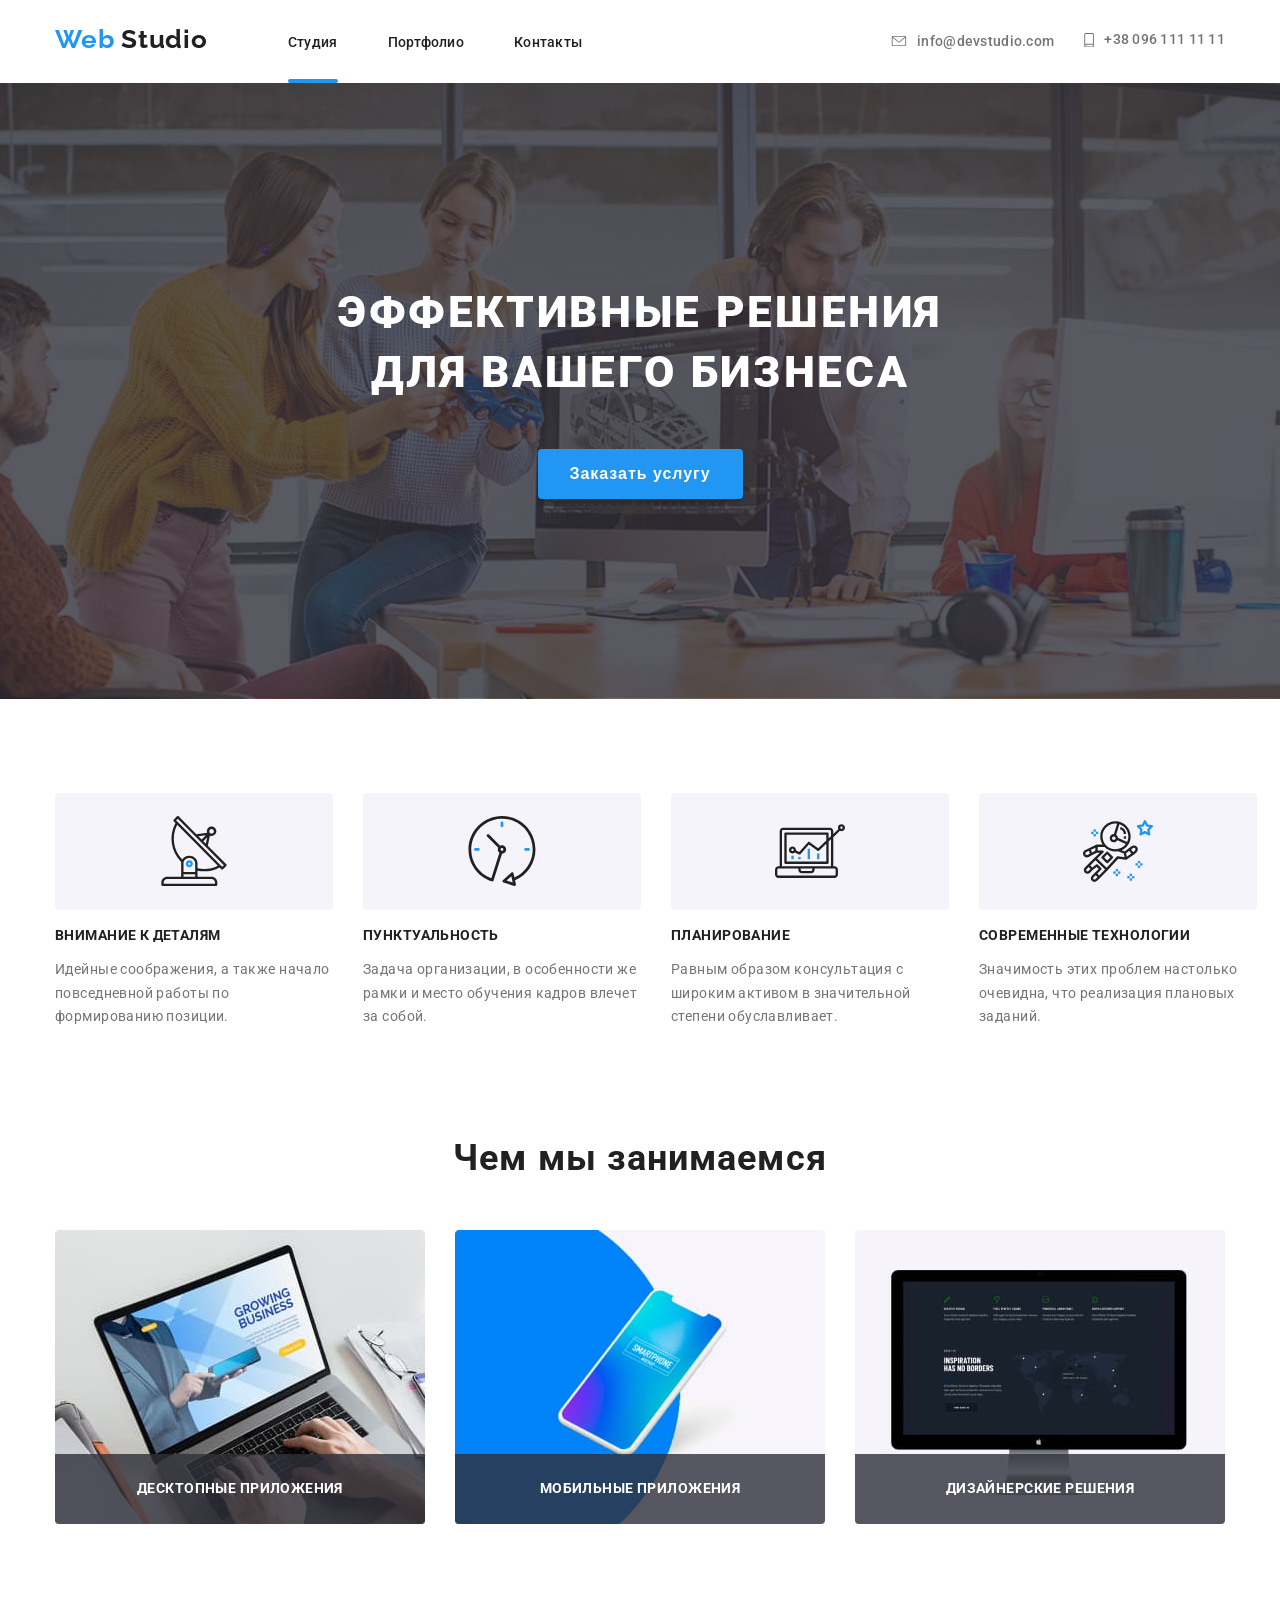
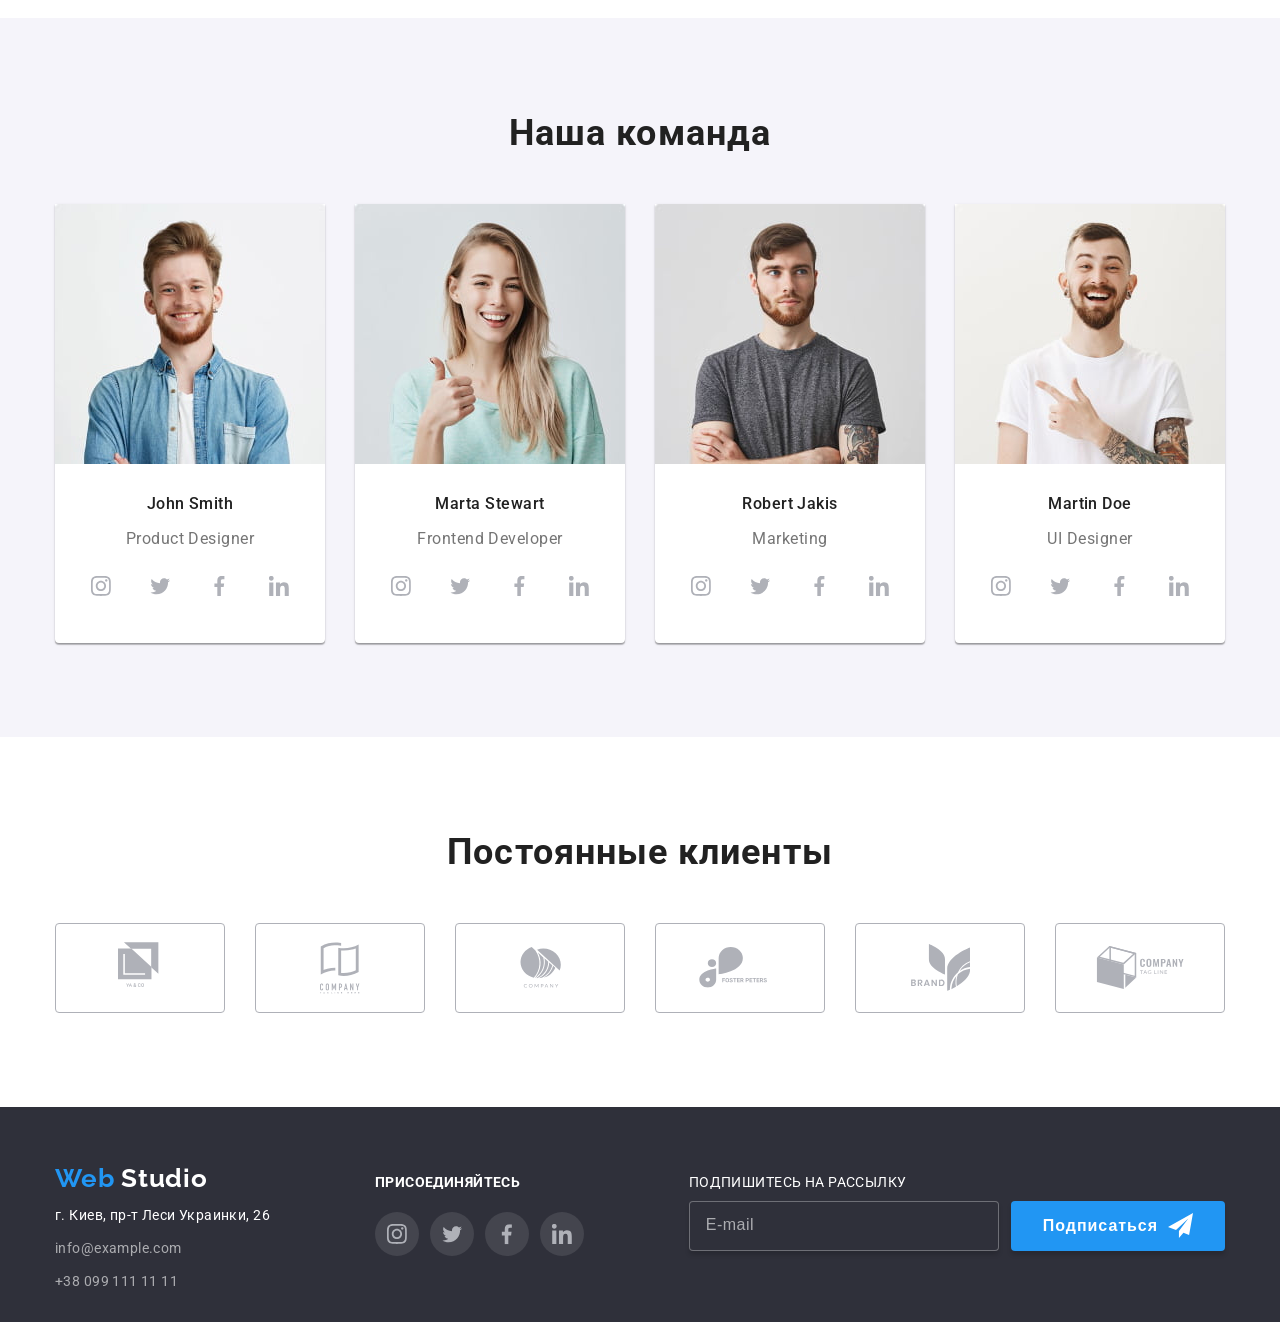
<file: index.html>
<!DOCTYPE html>
<html lang="ru">
  <head>
    <meta charset="UTF-8" />
    <meta name="viewport" content="width=device-width, initial-scale=1.0" />
    <link
      href="https://fonts.googleapis.com/css2?family=Raleway:wght@700&family=Roboto:wght@400;500;700;900&display=swap"
      rel="stylesheet"
    />
    <link rel="stylesheet" href="./css/main.min.css" />
    <title>Web studio</title>
  </head>
  <body>
    <!-- Шапка основной страницы -->
    <header class="header">
      <div class="header-container">
        <nav class="nav">
          <a href="./index.html" class="logo"
            ><span class="logo-blue">Web</span>
            <span class="logo-black">Studio</span></a
          >

          <ul class="site-nav ut-list">
            <li class="item">
              <a href="./index.html" class="nav-link link-accent active-page"
                >Студия</a
              >
            </li>
            <li class="item">
              <a href="./portflio.html" class="nav-link link-accent"
                >Портфолио</a
              >
            </li>
            <li class="item">
              <a href="" class="nav-link link-accent">Контакты</a>
            </li>
          </ul>
        </nav>
        <ul class="contact ut-list">
          <li class="item">
            <a href="mailto:info@devstudio.com" class="contact-link link-accent"
              ><svg class="icon-envelope" width="16" height="10.8">
                <use href="./images-web-studio/sprite.svg#icon-envelope"></use>
              </svg>
              <span>info@devstudio.com</span></a
            >
          </li>
          <li class="item">
            <a href="tel:+380961111111" class="contact-link link-accent"
              ><svg class="icon-smartphone" width="10" height="14.47">
                <use
                  href="./images-web-studio/sprite.svg#icon-smartphone"
                ></use>
              </svg>
              <span>+38 096 111 11 11</span></a
            >
          </li>
        </ul>
      </div>
    </header>

    <!-- Основной контейнер -->
    <main>
      <!-- Секция Герой -->
      <section class="hero-scn">
        <h1 class="hero-title">эффективные решения для вашего бизнеса</h1>
        <button class="button" data-open-modal>Заказать услугу</button>
      </section>

      <!-- Секция преимущества -->
      <section class="advantages">
        <h2 class="main-title is-hidden">Преимущества</h2>
        <ul class="advant-items ut-list container">
          <li class="item">
            <h3 class="advant-items-title">Внимание к деталям</h3>
            <p class="advantages-description">
              Идейные соображения, а также начало повседневной работы по
              формированию позиции.
            </p>
          </li>
          <li class="item">
            <h3 class="advant-items-title">Пунктуальность</h3>
            <p class="advantages-description">
              Задача организации, в особенности же рамки и место обучения кадров
              влечет за собой.
            </p>
          </li>
          <li class="item">
            <h3 class="advant-items-title">Планирование</h3>
            <p class="advantages-description">
              Равным образом консультация с широким активом в значительной
              степени обуславливает.
            </p>
          </li>
          <li class="item">
            <h3 class="advant-items-title">Современные технологии</h3>
            <p class="advantages-description">
              Значимость этих проблем настолько очевидна, что реализация
              плановых заданий.
            </p>
          </li>
        </ul>
      </section>

      <!-- Секция занятий -->
      <section class="occupations">
        <h2 class="main-title">Чем мы занимаемся</h2>
        <ul class="occupations-list ut-list container">
          <li class="item">
            <a href="" class="ut-link"></a>
              <img
                src="./images-web-studio/Десктопные-приложения.jpg"
                alt="ноутбук на столе"
                width="370"
                height="294"
              />
              <h3 class="occupations-items-caption">Десктопные приложения</h3>
            </a>
          </li>
          <li class="item">
            <a href="" class="ut-link">
              <img
                src="./images-web-studio/Мобильные-приложения.jpg"
                alt="смартфон"
                width="370"
                height="294"
              />
              <h3 class="occupations-items-caption">Мобильные приложения</h3>
            </a>
          </li>
          <li class="item">
            <a href="" class="ut-link">
              <img
                src="./images-web-studio/Дизайнерские-решения.jpg"
                alt="моноблок"
                width="370"
                height="294"
              />
              <h3 class="occupations-items-caption">Дизайнерские решения</h3>
            </a>
          </li>
        </ul>
      </section>

      <!-- Наша команда -->
      <section class="our-team-saction">
        <h2 class="main-title">Наша команда</h2>
        <ul class="team-cards ut-list container">
          <li class="team-cards-item">
            <img
              src="./images-web-studio/John-Smith.jpg"
              alt="фото Джона Смита"
              width="270"
              height="260"
            />
            <h3 class="card-title">John Smith</h3>
            <p class="position">Product Designer</p>
            <ul class="social-networks ut-list">
              <li>
                <a href="" class="icon" aria-label="Instagram">
                  <svg class="instagram" width="44" height="44">
                    <use
                      href="./images-web-studio/sprite.svg#icon-Instagram"
                      width="20"
                      height="20"
                      x="27%"
                      y="27%"
                    ></use>
                  </svg>
                </a>
              </li>
              <li>
                <a href="" class="icon" aria-label="Twitter">
                  <svg class="twitter" width="44" height="44">
                    <use
                      href="./images-web-studio/sprite.svg#icon-twitter"
                      width="20"
                      height="20"
                      x="28%"
                      y="28%"
                    ></use>
                  </svg>
                </a>
              </li>
              <li>
                <a href="" class="icon" aria-label="Facebook">
                  <svg class="facebook" width="44" height="44">
                    <use
                      href="./images-web-studio/sprite.svg#icon-facebook"
                      width="20"
                      height="20"
                      x="27%"
                      y="27%"
                    ></use>
                  </svg>
                </a>
              </li>
              <li>
                <a href="" class="icon" aria-label="LinkedIn">
                  <svg class="Linkedin" width="44" height="44">
                    <use
                      href="./images-web-studio/sprite.svg#icon-LinkedIn"
                      width="20"
                      height="20"
                      x="27%"
                      y="27%"
                    ></use>
                  </svg>
                </a>
              </li>
            </ul>
          </li>
          <li class="team-cards-item">
            <img
              src="./images-web-studio/Marta-Stewart.jpg"
              alt="фото Марты Стюарт"
              width="270"
              height="260"
            />
            <h3 class="card-title">Marta Stewart</h3>
            <p class="position">Frontend Developer</p>
            <ul class="social-networks ut-list">
              <li>
                <a href="" class="icon" aria-label="Instagram">
                  <svg class="instagram" width="44" height="44">
                    <use
                      href="./images-web-studio/sprite.svg#icon-Instagram"
                      width="20"
                      height="20"
                      x="27%"
                      y="27%"
                    ></use>
                  </svg>
                </a>
              </li>
              <li>
                <a href="" class="icon" aria-label="Twitter">
                  <svg class="twitter" width="44" height="44">
                    <use
                      href="./images-web-studio/sprite.svg#icon-twitter"
                      width="20"
                      height="20"
                      x="28%"
                      y="28%"
                    ></use>
                  </svg>
                </a>
              </li>
              <li>
                <a href="" class="icon" aria-label="Facebook">
                  <svg class="facebook" width="44" height="44">
                    <use
                      href="./images-web-studio/sprite.svg#icon-facebook"
                      width="20"
                      height="20"
                      x="27%"
                      y="27%"
                    ></use>
                  </svg>
                </a>
              </li>
              <li>
                <a href="" class="icon" aria-label="LinkedIn">
                  <svg class="Linkedin" width="44" height="44">
                    <use
                      href="./images-web-studio/sprite.svg#icon-LinkedIn"
                      width="20"
                      height="20"
                      x="27%"
                      y="27%"
                    ></use>
                  </svg>
                </a>
              </li>
            </ul>
          </li>

          <li class="team-cards-item">
            <img
              src="./images-web-studio/Robert-Jakis.jpg"
              alt="фото Роберта Джекиса"
              width="270"
              height="260"
            />
            <h3 class="card-title">Robert Jakis</h3>
            <p class="position">Marketing</p>
            <ul class="social-networks ut-list">
              <li>
                <a href="" class="icon" aria-label="Instagram">
                  <svg class="instagram" width="44" height="44">
                    <use
                      href="./images-web-studio/sprite.svg#icon-Instagram"
                      width="20"
                      height="20"
                      x="27%"
                      y="27%"
                    ></use>
                  </svg>
                </a>
              </li>
              <li>
                <a href="" class="icon" aria-label="Twitter">
                  <svg class="twitter" width="44" height="44">
                    <use
                      href="./images-web-studio/sprite.svg#icon-twitter"
                      width="20"
                      height="20"
                      x="28%"
                      y="28%"
                    ></use>
                  </svg>
                </a>
              </li>
              <li>
                <a href="" class="icon" aria-label="Facebook">
                  <svg class="facebook" width="44" height="44">
                    <use
                      href="./images-web-studio/sprite.svg#icon-facebook"
                      width="20"
                      height="20"
                      x="27%"
                      y="27%"
                    ></use>
                  </svg>
                </a>
              </li>
              <li>
                <a href="" class="icon" aria-label="LinkedIn">
                  <svg class="Linkedin" width="44" height="44">
                    <use
                      href="./images-web-studio/sprite.svg#icon-LinkedIn"
                      width="20"
                      height="20"
                      x="27%"
                      y="27%"
                    ></use>
                  </svg>
                </a>
              </li>
            </ul>
          </li>
          <li class="team-cards-item">
            <img
              src="./images-web-studio/Martin-Doe.jpg"
              alt="фото Мартина Ду"
              width="270"
              height="260"
            />
            <h3 class="card-title">Martin Doe</h3>
            <p class="position">UI Designer</p>
            <ul class="social-networks ut-list">
              <li>
                <a href="" class="icon" aria-label="Instagram">
                  <svg class="instagram" width="44" height="44">
                    <use
                      href="./images-web-studio/sprite.svg#icon-Instagram"
                      width="20"
                      height="20"
                      x="27%"
                      y="27%"
                    ></use>
                  </svg>
                </a>
              </li>
              <li>
                <a href="" class="icon" aria-label="Twitter">
                  <svg class="twitter" width="44" height="44">
                    <use
                      href="./images-web-studio/sprite.svg#icon-twitter"
                      width="20"
                      height="20"
                      x="28%"
                      y="28%"
                    ></use>
                  </svg>
                </a>
              </li>
              <li>
                <a href="" class="icon" aria-label="Facebook">
                  <svg class="facebook" width="44" height="44">
                    <use
                      href="./images-web-studio/sprite.svg#icon-facebook"
                      width="20"
                      height="20"
                      x="27%"
                      y="27%"
                    ></use>
                  </svg>
                </a>
              </li>
              <li>
                <a href="" class="icon" aria-label="LinkedIn">
                  <svg class="Linkedin" width="44" height="44">
                    <use
                      href="./images-web-studio/sprite.svg#icon-LinkedIn"
                      width="20"
                      height="20"
                      x="27%"
                      y="27%"
                    ></use>
                  </svg>
                </a>
              </li>
            </ul>
          </li>
        </ul>
      </section>

      <!-- Секция постоянные клиенты -->
      <section class="clients">
        <h2 class="main-title">Постоянные клиенты</h2>
        <ul class="clients-list ut-list container">
          <li class="client-item">
            <a href="" aria-label="Логотип компании 1" class="client-link">
              <div class="logo-wrap">
                <svg class="clients-logo" width="44.3" height="47.7">
                  <use
                    href="./images-web-studio/sprite.svg#icon-logo-1"
                    width="44.3"
                    height="47.7"
                  ></use>
                </svg>
              </div>
            </a>
          </li>
          <li class="client-item">
            <a href="" aria-label="Логотип компании 2" class="client-link">
              <svg class="clients-logo" width="40" height="52">
                <use href="./images-web-studio/sprite.svg#icon-logo-2"></use>
              </svg>
            </a>
          </li>
          <li class="client-item">
            <a href="" aria-label="Логотип компании 3" class="client-link">
              <svg class="clients-logo" width="41" height="41.3">
                <use href="./images-web-studio/sprite.svg#icon-logo-3"></use>
              </svg>
            </a>
          </li>
          <li class="client-item">
            <a href="" aria-label="Логотип компании 4" class="client-link">
              <svg class="clients-logo" width="82" height="40.7">
                <use href="./images-web-studio/sprite.svg#icon-logo-4"></use>
              </svg>
            </a>
          </li>
          <li class="client-item">
            <a href="" aria-label="Логотип компании 5" class="client-link">
              <svg class="clients-logo" width="59" height="47">
                <use href="./images-web-studio/sprite.svg#icon-logo-5"></use>
              </svg>
            </a>
          </li>
          <li class="client-item">
            <a href="" aria-label="Логотип компании 6" class="client-link">
              <svg class="clients-logo" width="88.5" height="44">
                <use href="./images-web-studio/sprite.svg#icon-logo-6"></use>
              </svg>
            </a>
          </li>
        </ul>
      </section>
    </main>

    <!-- Подвал -->
    <footer class="footer">
      <div class="footer-container">
        <div class="footer-contacts-cntr">
          <a href="./index.html" class="logo"
            ><span class="logo-blue">Web</span>
            <span class="logo-white">Studio</span></a
          >
          <address class="footer-contacts">
            <p class="footer-address">г. Киев, пр-т Леси Украинки, 26</p>
            <p class="footer-mail">info@example.com</p>
            <p class="footer-number">+38 099 111 11 11</p>
          </address>
        </div>
        <div class="footer-call-container">
          <b class="footer-call">присоединяйтесь</b>
          <ul class="social-networks ut-list">
            <li>
              <a href="" class="footer-icon" aria-label="Instagram">
                <svg class="instagram" width="44" height="44">
                  <use
                    href="./images-web-studio/sprite.svg#icon-Instagram"
                    width="20"
                    height="20"
                    x="27%"
                    y="27%"
                  ></use>
                </svg>
              </a>
            </li>
            <li>
              <a href="" class="footer-icon" aria-label="Twitter">
                <svg class="twitter" width="44" height="44">
                  <use
                    href="./images-web-studio/sprite.svg#icon-twitter"
                    width="20"
                    height="20"
                    x="28%"
                    y="28%"
                  ></use>
                </svg>
              </a>
            </li>
            <li>
              <a href="" class="footer-icon" aria-label="Facebook">
                <svg class="facebook" width="44" height="44">
                  <use
                    href="./images-web-studio/sprite.svg#icon-facebook"
                    width="20"
                    height="20"
                    x="28%"
                    y="28%"
                  ></use>
                </svg>
              </a>
            </li>
            <li>
              <a href="" class="footer-icon" aria-label="LinkedIn">
                <svg class="Linkedin" width="44" height="44">
                  <use
                    href="./images-web-studio/sprite.svg#icon-LinkedIn"
                    width="20"
                    height="20"
                    x="27%"
                    y="27%"
                  ></use>
                </svg>
              </a>
            </li>
          </ul>
        </div>
        <div class="mailling-container">
          <label class="mailling-label" for="mailling-form">Подпишитесь на рассылку</label>
          <div class="mailling-form-wrap">
            <input class="mailling-form" type="email" name="email" id="mailling-form" placeholder="E-mail">
            <button class="button mailling-button">
              Подписаться
              <svg class="icon-send" width="25" height="25">
                <use href="./images-web-studio/sprite.svg#icon-send"></use>
              </svg>
            </button>
          </div>
        </div>
      </div>
    </footer>

    <!---------------------------- Модальное окно -------------------------------------------->
    <div class="backdrop is-hidden" data-backdrop>
      <form action="" class="form">
        <b class="form-heading">Оставьте свои данные, мы вам перезвоним</b>
    
        <div class="input-wrap">
          <input class="form-input" type="text" id="name" name="name" placeholder=" ">
          <label for="name" class="input-label">Имя</label>
          <svg class="icon-input" width="12" height="12">
            <use href="./images-web-studio/sprite.svg#icon-name"></use>
          </svg>
        </div>
    
        <div class="input-wrap">
          <input class="form-input" type="text" id="tel" name="tel" placeholder=" ">
          <label for="tel" class="input-label">Телефон</label>
          <svg class="icon-input" width="12" height="12">
            <use href="./images-web-studio/sprite.svg#icon-tel"></use>
          </svg>
        </div>
    
        <div class="input-wrap">
          <input class="form-input" type="text" id="mail" name="mail" placeholder=" ">
          <label for="mail" class="input-label">Почта</label>
          <svg class="icon-input" width="12" height="12">
            <use href="./images-web-studio/sprite.svg#icon-mail"></use>
          </svg>
        </div>
    
        <textarea class="feedback" name="feedback" id="feedback" cols="30" rows="10" placeholder="Комметарий"></textarea>
    
        <div class="form-agreement">
          <label for="agreement">
            <input class="checkbox" type="checkbox" name="agreement" id="agreement">
            <svg class="checkbox-icon" width="15" height="15">
              <use href="./images-web-studio/sprite.svg#icon-chekbox"></use>
            </svg>
            <span>
              Согласен с рассылкой и принимаю <a href="">Условия договора</a>
            </span>
          </label>
        </div>
    
        <button type="submit" class="button">Отправить</button>
    
        <button type="" class="closing-button" data-close-modal>
          <svg class="closing-icon" width="11" height="11">
            <use href="./images-web-studio/sprite.svg#closing-icon"></use>
          </svg>
        </button>
      </form>
    </div>
    <!-- <script src="./js/modal.js"></script> -->
    <script>
      const refs = {
        openModalBtn: document.querySelector("[data-open-modal]"),
        closeModalBtn: document.querySelector("[data-close-modal]"),
        backdrop: document.querySelector("[data-backdrop]"),
      };

      refs.openModalBtn.addEventListener("click", toggleModal);
      refs.closeModalBtn.addEventListener("click", toggleModal);

      refs.backdrop.addEventListener("click", logBackdropClick);

      function toggleModal() {
        refs.backdrop.classList.toggle("is-hidden");
      }

      function logBackdropClick() {
        console.log("Это клик в бекдроп");
      }
    </script>
  </body>
</html>
</file>
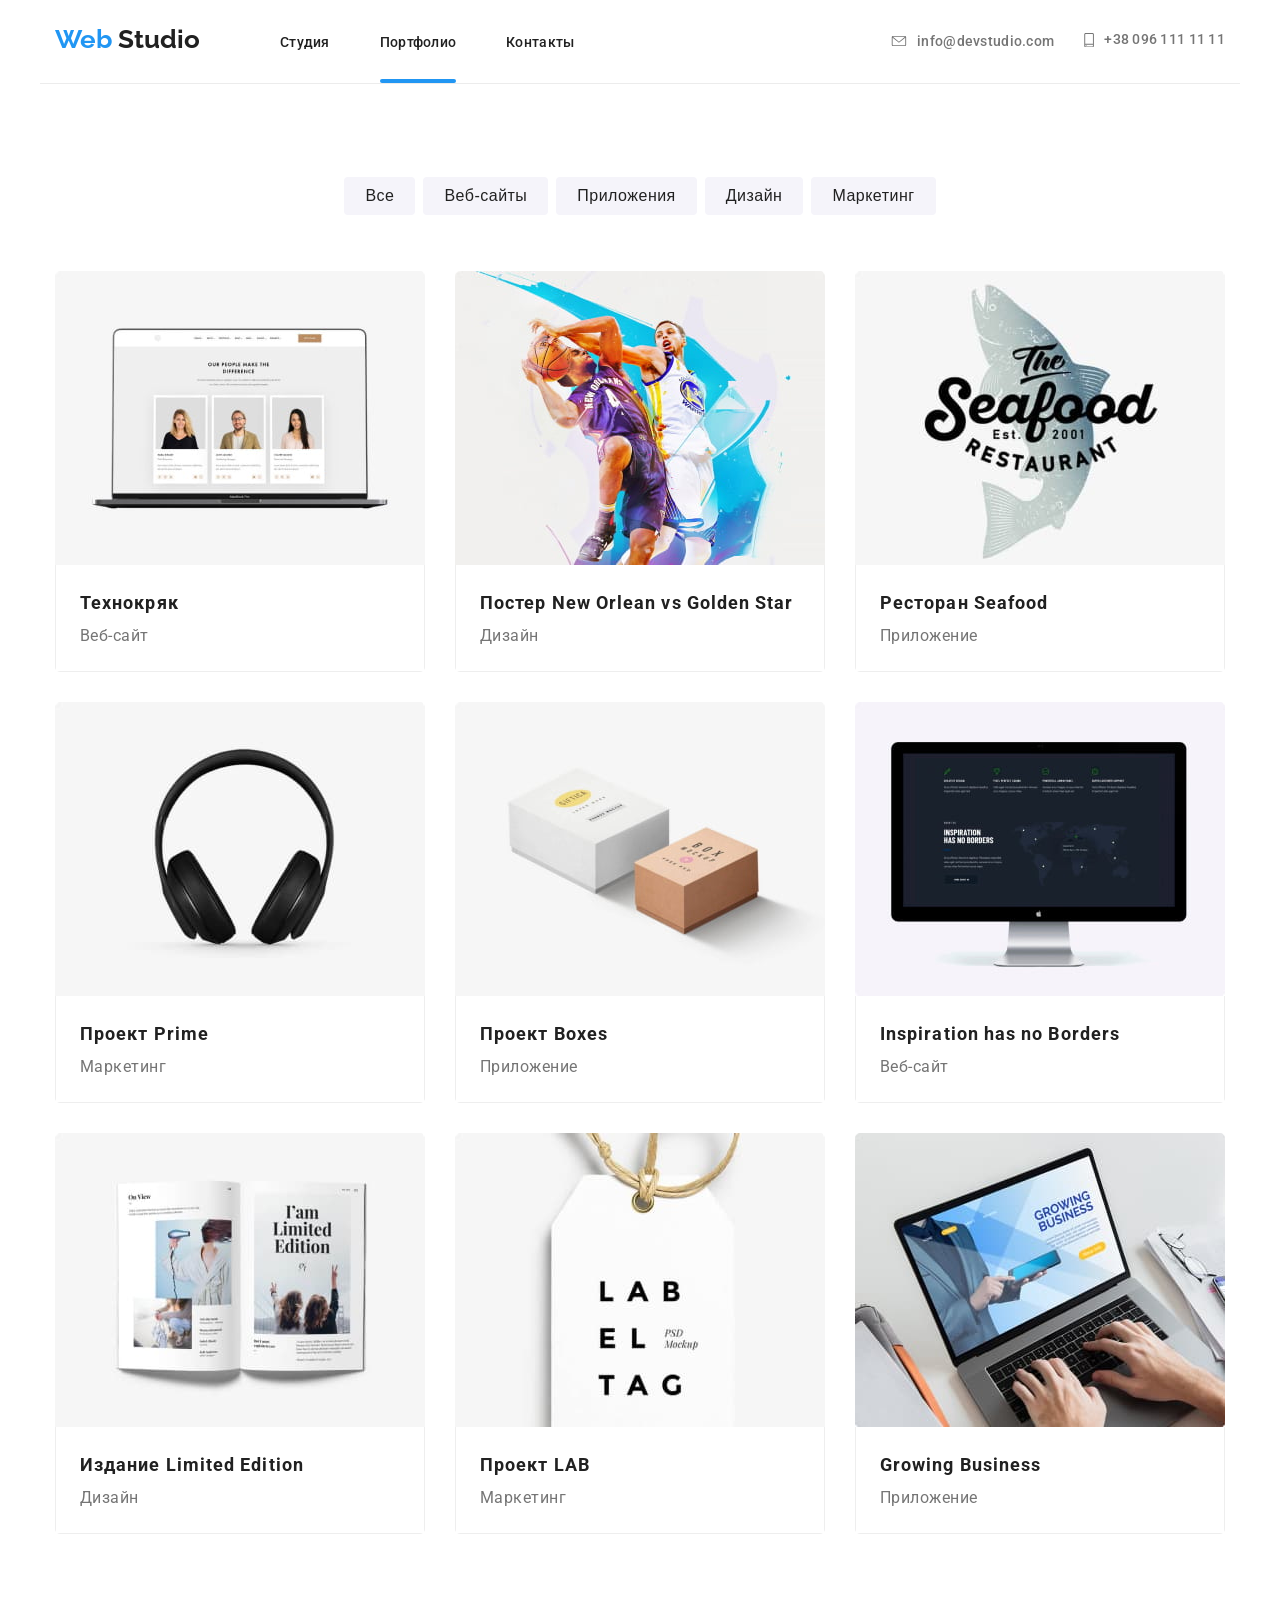
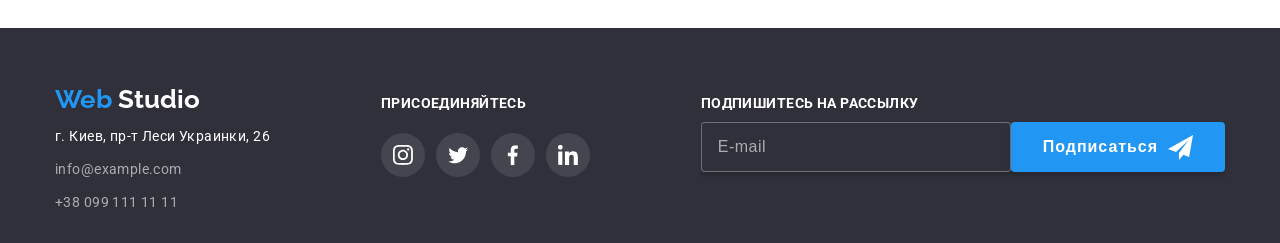
<file: portflio.html>
<!DOCTYPE html>
<html lang="ru">
  <head>
    <meta charset="UTF-8" />
    <meta name="viewport" content="width=device-width, initial-scale=1.0" />
    <link
      href="https://fonts.googleapis.com/css2?family=Raleway:wght@700&family=Roboto:wght@400;500;700;900&display=swap"
      rel="stylesheet"
    />
    <link rel="stylesheet" href="./css/main-portfolio.min.css" />

    <title>Portfolio</title>
  </head>
  <body>
    <!-- Шапка -->
    <header class="header">
      <div class="header-container header-underline">
        <nav class="nav">
          <a href="./index.html" class="logo"
            ><span class="logo-blue">Web</span>
            <span class="logo-black">Studio</span></a
          >

          <ul class="site-nav ut-list">
            <li class="item">
              <a href="./index.html" class="nav-link link-accent">Студия</a>
            </li>
            <li class="item">
              <a href="./portflio.html" class="nav-link link-accent active-page"
                >Портфолио</a
              >
            </li>
            <li class="item">
              <a href="" class="nav-link link-accent">Контакты</a>
            </li>
          </ul>
        </nav>
        <ul class="contact ut-list">
          <li class="item">
            <a href="mailto:info@devstudio.com" class="contact-link link-accent"
              ><svg class="icon-envelope" width="16" height="10.8">
                <use href="./images-web-studio/sprite.svg#icon-envelope"></use>
              </svg>
              <span>info@devstudio.com</span></a
            >
          </li>
          <li class="item">
            <a href="tel:+380961111111" class="contact-link link-accent"
              ><svg class="icon-smartphone" width="10" height="14.47">
                <use
                  href="./images-web-studio/sprite.svg#icon-smartphone"
                ></use>
              </svg>
              <span>+38 096 111 11 11</span></a
            >
          </li>
        </ul>
      </div>
    </header>

    <!-- Основной контейнер -->
    <main class="portfolio-main">
      <section>
        <h1 class="subject is-hidden">Примеры работ</h1>
        <ul class="filter-list ut-list">
          <li class="item">
            <button type="button" class="filter">Все</button>
          </li>
          <li class="item">
            <button type="button" class="filter">Веб-сайты</button>
          </li>
          <li class="item">
            <button type="button" class="filter">Приложения</button>
          </li>
          <li class="item">
            <button type="button" class="filter">Дизайн</button>
          </li>
          <li class="item">
            <button type="button" class="filter">Маркетинг</button>
          </li>
        </ul>
        <ul class="work-examples-list ut-list">
          <li class="work-examples-card">
            <a href="" class="ut-link"
              ><div class="content-img">
                <img
                  src="./images-portfolio/Tehnockryak.jpg"
                  alt="ноутбук с трёмя фотокарточками"
                  width="370"
                  height="294"
                />
                <p class="description">
                  Технокряк это современная площадка распространения
                  коронавируса. Компании используют эту платформу для цифрового
                  шпионажа и атак на защищённые сервера конкурентов.
                </p>
              </div>
              <div class="card-content">
                <h2 class="subject">Технокряк</h2>
                <p class="caption">Веб-сайт</p>
              </div>
            </a>
          </li>
          <li class="work-examples-card">
            <a href="" class="ut-link"
              ><div class="content-img">
                <img
                  src="./images-portfolio/orlean-vs-golden-stars.jpg"
                  alt="два баскетболиста"
                  width="370"
                  height="294"
                />
                <p class="description">
                  Технокряк это современная площадка распространения
                  коронавируса. Компании используют эту платформу для цифрового
                  шпионажа и атак на защищённые сервера конкурентов.
                </p>
              </div>
              <div class="card-content">
                <h2 class="subject change-fs">
                  Постер New Orlean vs Golden Star
                </h2>
                <p class="caption">Дизайн</p>
              </div>
            </a>
          </li>
          <li class="work-examples-card">
            <a href="" class="ut-link"
              ><div class="content-img">
                <img
                  src="./images-portfolio/restoran-seafood.jpg"
                  alt="морепродукт"
                  width="370"
                  height="294"
                />
                <p class="description">
                  Технокряк это современная площадка распространения
                  коронавируса. Компании используют эту платформу для цифрового
                  шпионажа и атак на защищённые сервера конкурентов.
                </p>
              </div>
              <div class="card-content">
                <h2 class="subject">Ресторан Seafood</h2>
                <p class="caption">Приложение</p>
              </div>
            </a>
          </li>
          <li class="work-examples-card">
            <a href="" class="ut-link"
              ><div class="content-img">
                <img
                  src="./images-portfolio/project-prime.jpg"
                  alt="наушники"
                  width="370"
                  height="294"
                />
                <p class="description">
                  Технокряк это современная площадка распространения
                  коронавируса. Компании используют эту платформу для цифрового
                  шпионажа и атак на защищённые сервера конкурентов.
                </p>
              </div>
              <div class="card-content">
                <h2 class="subject">Проект Prime</h2>
                <p class="caption">Маркетинг</p>
              </div>
            </a>
          </li>
          <li class="work-examples-card">
            <a href="" class="ut-link"
              ><div class="content-img">
                <img
                  src="./images-portfolio/project-boxes.jpg"
                  alt="две коробки"
                  width="370"
                  height="294"
                />
                <p class="description">
                  Технокряк это современная площадка распространения
                  коронавируса. Компании используют эту платформу для цифрового
                  шпионажа и атак на защищённые сервера конкурентов.
                </p>
              </div>
              <div class="card-content">
                <h2 class="subject">Проект Boxes</h2>
                <p class="caption">Приложение</p>
              </div>
            </a>
          </li>
          <li class="work-examples-card">
            <a href="" class="ut-link"
              ><div class="content-img">
                <img
                  src="./images-portfolio/inspiration-has-no-borders.jpg"
                  alt="моноблок"
                  width="370"
                  height="294"
                />
                <p class="description">
                  Технокряк это современная площадка распространения
                  коронавируса. Компании используют эту платформу для цифрового
                  шпионажа и атак на защищённые сервера конкурентов.
                </p>
              </div>
              <div class="card-content">
                <h2 class="subject">Inspiration has no Borders</h2>
                <p class="caption">Веб-сайт</p>
              </div>
            </a>
          </li>
          <li class="work-examples-card">
            <a href="" class="ut-link"
              ><div class="content-img">
                <img
                  src="./images-portfolio/publication-limited-edition.jpg"
                  alt="журнал"
                  width="370"
                  height="294"
                />
                <p class="description">
                  Технокряк это современная площадка распространения
                  коронавируса. Компании используют эту платформу для цифрового
                  шпионажа и атак на защищённые сервера конкурентов.
                </p>
              </div>
              <div class="card-content">
                <h2 class="subject">Издание Limited Edition</h2>
                <p class="caption">Дизайн</p>
              </div>
            </a>
          </li>
          <li class="work-examples-card">
            <a href="" class="ut-link"
              ><div class="content-img">
                <img
                  src="./images-portfolio/project-lab.jpg"
                  alt="бирка на веревочке"
                  width="370"
                  height="294"
                />
                <p class="description">
                  Технокряк это современная площадка распространения
                  коронавируса. Компании используют эту платформу для цифрового
                  шпионажа и атак на защищённые сервера конкурентов.
                </p>
              </div>
              <div class="card-content">
                <h2 class="subject">Проект LAB</h2>
                <p class="caption">Маркетинг</p>
              </div>
            </a>
          </li>
          <li class="work-examples-card">
            <a href="" class="ut-link"
              ><div class="content-img">
                <img
                  src="./images-portfolio/groving-business.jpg"
                  alt="руки набирают текст на ноутбуке"
                  width="370"
                  height="294"
                />
                <p class="description">
                  Технокряк это современная площадка распространения
                  коронавируса. Компании используют эту платформу для цифрового
                  шпионажа и атак на защищённые сервера конкурентов.
                </p>
              </div>
              <div class="card-content">
                <h2 class="subject">Growing Business</h2>
                <p class="caption">Приложение</p>
              </div>
            </a>
          </li>
        </ul>
      </section>
    </main>

    <!-- Подвал -->
    <footer class="footer">
      <div class="footer-container">
        <div class="footer-contacts-cntr">
          <a href="./index.html" class="logo"
            ><span class="logo-blue">Web</span>
            <span class="logo-white">Studio</span></a
          >
          <address class="footer-contacts">
            <p class="footer-address">г. Киев, пр-т Леси Украинки, 26</p>
            <p class="footer-mail">info@example.com</p>
            <p class="footer-number">+38 099 111 11 11</p>
          </address>
        </div>
        <div class="footer-call-container">
          <b class="footer-call">присоединяйтесь</b>
          <ul class="social-networks ut-list">
            <li>
              <a href="" class="footer-icon" aria-label="Instagram">
                <svg class="instagram" width="44" height="44">
                  <use
                    href="./images-web-studio/sprite.svg#icon-Instagram"
                    width="20"
                    height="20"
                    x="27%"
                    y="27%"
                  ></use>
                </svg>
              </a>
            </li>
            <li>
              <a href="" class="footer-icon" aria-label="Twitter">
                <svg class="twitter" width="44" height="44">
                  <use
                    href="./images-web-studio/sprite.svg#icon-twitter"
                    width="20"
                    height="20"
                    x="28%"
                    y="28%"
                  ></use>
                </svg>
              </a>
            </li>
            <li>
              <a href="" class="footer-icon" aria-label="Facebook">
                <svg class="facebook" width="44" height="44">
                  <use
                    href="./images-web-studio/sprite.svg#icon-facebook"
                    width="20"
                    height="20"
                    x="28%"
                    y="28%"
                  ></use>
                </svg>
              </a>
            </li>
            <li>
              <a href="" class="footer-icon" aria-label="LinkedIn">
                <svg class="Linkedin" width="44" height="44">
                  <use
                    href="./images-web-studio/sprite.svg#icon-LinkedIn"
                    width="20"
                    height="20"
                    x="27%"
                    y="27%"
                  ></use>
                </svg>
              </a>
            </li>
          </ul>
        </div>
        <div class="mailling-container">
          <label class="mailling-label" for="mailling-form"
            >Подпишитесь на рассылку</label
          >
          <div class="mailling-form-wrap">
            <input
              class="mailling-form"
              type="email"
              name="email"
              id="mailling-form"
              placeholder="E-mail"
            />
            <button class="button mailling-button">
              Подписаться
              <svg class="icon-send" width="25" height="25">
                <use href="./images-web-studio/sprite.svg#icon-send"></use>
              </svg>
            </button>
          </div>
        </div>
      </div>
    </footer>
  </body>
</html>
</file>
<file: css/main.min.css>
.ut-list{display:-webkit-box;display:-ms-flexbox;display:flex;margin:0;padding:0;list-style:none}.ut-link{text-decoration:none}.container{margin-left:auto;margin-right:auto;width:1200px;padding-left:15px;padding-right:15px}.main-title{width:1200px;text-align:center;margin-top:0;margin-bottom:50px;margin-left:auto;margin-right:auto;color:#212121;font-weight:700;font-size:36px;line-height:1.17;letter-spacing:0.03em}.active-page::after{content:"";position:absolute;bottom:0;display:block;background-color:#2196f3;border-radius:2px;width:100%;height:4px}.header-underline{border-bottom:1px solid #ececec}.is-hidden{position:absolute;width:1px;height:1px;margin:-1px;border:0px;padding:0px;clip:rect(0 0 0 0);overflow:hidden}.link-accent:hover,.link-accent:focus{color:#2196f3}html{-webkit-box-sizing:border-box;box-sizing:border-box}*,*::before,*::after{-webkit-box-sizing:inherit;box-sizing:inherit}body{color:#212121;background-color:#fff;font-family:"Roboto", sans-serif;margin:0}img{display:block}.logo{display:inline-block;padding-top:24px;padding-bottom:25px;text-decoration:none;font-family:"Raleway", sans-serif;font-weight:700;font-size:26px;line-height:1.19;letter-spacing:.03em}.logo-blue{color:#2196f3}.logo-black{color:#212121}.header{margin-left:auto;margin-right:auto}.header-container{display:-webkit-box;display:-ms-flexbox;display:flex;-webkit-box-align:center;-ms-flex-align:center;align-items:center;margin-left:auto;margin-right:auto;width:1200px;padding-right:15px;padding-left:15px}.header-underline{border-bottom:1px solid #ececec}.nav{display:-webkit-box;display:-ms-flexbox;display:flex}.site-nav{margin-left:80px}.site-nav .item:not(:first-child){margin-left:50px}.site-nav>.item{position:relative;padding-top:32px;padding-bottom:32px}.nav-link{color:inherit;font-weight:500;font-size:14px;line-height:1.14;letter-spacing:.02em;text-decoration:none;-webkit-transition:color 250ms cubic-bezier(0.4, 0, 0.2, 1);transition:color 250ms cubic-bezier(0.4, 0, 0.2, 1)}.contact{margin-left:auto}.contact>.item+.item{margin-left:30px}.contact-link{-webkit-box-align:center;-ms-flex-align:center;align-items:center;display:-webkit-inline-box;display:-ms-inline-flexbox;display:inline-flex;color:#757575;font-weight:500;font-size:14px;line-height:1.14;letter-spacing:.02em;text-decoration:none;-webkit-transition:color 250ms cubic-bezier(0.4, 0, 0.2, 1);transition:color 250ms cubic-bezier(0.4, 0, 0.2, 1)}.header .icon-smartphone,.header .icon-envelope{margin-right:10px;fill:currentColor}.hero-scn{margin-left:auto;margin-right:auto;padding-top:200px;padding-bottom:200px;max-width:1600px;background-image:-webkit-gradient(linear, left top, right top, from(rgba(47,48,58,0.8)), to(rgba(47,48,58,0.8))),url(../images-web-studio/hero-bgi.jpg);background-image:linear-gradient(to right, rgba(47,48,58,0.8), rgba(47,48,58,0.8)),url(../images-web-studio/hero-bgi.jpg);text-align:center;background-size:cover;background-position:center;background-repeat:no-repeat}.hero-title{width:646px;margin-top:0;margin-right:auto;margin-left:auto;margin-bottom:46px;color:#fff;font-weight:900;font-size:44px;line-height:1.36;letter-spacing:.06em;text-transform:uppercase}.button{min-width:200px;height:50px;padding:10px 32px;margin-left:auto;margin-right:auto;color:#fff;background-color:#2196f3;-webkit-box-shadow:0px 4px 4px rgba(0,0,0,0.15);box-shadow:0px 4px 4px rgba(0,0,0,0.15);font-weight:700;font-size:16px;line-height:1.88;letter-spacing:.06em;border-radius:4px;border-style:none;cursor:pointer}.advantages{margin-left:auto;margin-right:auto;padding-top:94px}.advant-items-title{font-weight:700;font-size:14px;line-height:1.14;letter-spacing:.03em;text-transform:uppercase}.advantages-description{font-weight:400;font-size:14px;line-height:1.71;letter-spacing:.03em;color:#757575}.advant-items>.item+.item{margin-left:30px}.advant-items>.item::before{content:"";display:-webkit-inline-box;display:-ms-inline-flexbox;display:inline-flex;border-radius:4px;width:278px;height:117px;background-position:center;background-repeat:no-repeat;background-color:#f5f4fa}.advant-items>.item:nth-child(1)::before{content:"";background-image:url(../images-web-studio/icons/antenna.svg)}.advant-items>.item:nth-child(2)::before{content:"";background-image:url(../images-web-studio/icons/clock.svg)}.advant-items>.item:nth-child(3)::before{content:"";background-image:url(../images-web-studio/icons/diagram.svg)}.advant-items>.item:nth-child(4)::before{content:"";background-image:url(../images-web-studio/icons/astronaut.svg)}.occupations{margin-left:auto;margin-right:auto;padding-top:94px;padding-bottom:94px}.occupations-list .item{position:relative}.occupations-items-caption{position:absolute;bottom:0;width:370px;height:70px;display:-webkit-box;display:-ms-flexbox;display:flex;-webkit-box-align:center;-ms-flex-align:center;align-items:center;-webkit-box-pack:center;-ms-flex-pack:center;justify-content:center;margin:0;border-bottom-left-radius:4px;border-bottom-right-radius:4px;color:#fff;background-color:rgba(47,48,58,0.8);font-weight:700;font-size:14px;line-height:1.17;letter-spacing:.03em;text-transform:uppercase}.occupations-list>.item+.item{margin-left:30px}.our-team-saction{margin-right:auto;margin-left:auto;padding-top:94px;padding-bottom:94px;background-color:#f5f4fa}.card-title{margin-top:30px;margin-bottom:10px;font-weight:500;font-size:16px;line-height:1.19;letter-spacing:.03em;color:#212121}.position{margin-bottom:16px;font-weight:400;font-size:16px;line-height:1.19;letter-spacing:.03em;color:#757575}.team-cards-item{width:270px;border-bottom-left-radius:4px;border-bottom-right-radius:4px;text-align:center;background-color:#fff;-webkit-box-shadow:0px 2px 1px rgba(0,0,0,0.2),0px 1px 1px rgba(0,0,0,0.14),0px 1px 3px rgba(0,0,0,0.12);box-shadow:0px 2px 1px rgba(0,0,0,0.2),0px 1px 1px rgba(0,0,0,0.14),0px 1px 3px rgba(0,0,0,0.12)}.team-cards-item+.team-cards-item{margin-left:30px}.social-networks{padding:0 24px 35px;-webkit-box-pack:justify;-ms-flex-pack:justify;justify-content:space-between}.social-networks .icon{display:block;width:44px;height:44px}.social-networks svg{border-radius:25px;fill:#afb1b8;-webkit-transition:fill 250ms cubic-bezier(0.4, 0, 0.2, 1),background-color 250ms cubic-bezier(0.4, 0, 0.2, 1);transition:fill 250ms cubic-bezier(0.4, 0, 0.2, 1),background-color 250ms cubic-bezier(0.4, 0, 0.2, 1)}.social-networks svg:hover,.social-networks svg:focus{fill:#fff;background-color:#2196f3}.clients{margin-right:auto;margin-left:auto;padding-top:94px;padding-bottom:94px}.client-item{width:170px;height:90px;fill:#afb1b8;border:1px solid #afb1b8;border-radius:4px;-webkit-transition:fill 250ms cubic-bezier(0.4, 0, 0.2, 1),border-color 250ms cubic-bezier(0.4, 0, 0.2, 1);transition:fill 250ms cubic-bezier(0.4, 0, 0.2, 1),border-color 250ms cubic-bezier(0.4, 0, 0.2, 1)}.client-item:not(:first-child){margin-left:30px}.client-item:hover,.client-item:focus{fill:#2196f3;border:1px solid #2196f3}.client-link{display:-webkit-box;display:-ms-flexbox;display:flex;-webkit-box-align:center;-ms-flex-align:center;align-items:center;-webkit-box-pack:center;-ms-flex-pack:center;justify-content:center;width:100%;height:100%;fill:inherit}.footer{margin-left:auto;margin-right:auto;padding-top:56px;background-color:#2f303a}.footer-container{display:-webkit-box;display:-ms-flexbox;display:flex;-webkit-box-pack:justify;-ms-flex-pack:justify;justify-content:space-between;width:1200px;margin-left:auto;margin-right:auto;-webkit-box-align:baseline;-ms-flex-align:baseline;align-items:baseline;padding-bottom:28px;padding-left:15px;padding-right:15px}.footer .logo{margin-bottom:10px;padding:0}.logo-white{color:#fff}.footer-call{display:inline-block;margin-bottom:21px;color:#fff;font-weight:700;font-size:14px;line-height:1.14;letter-spacing:.03em;text-transform:uppercase}.social-networks li:not(:first-child){margin-left:11px}.footer-icon{display:block;width:44px;height:44px;border-radius:100%;fill:#fff;background-color:rgba(255,255,255,0.1)}.footer .social-networks{padding:0}.footer-contacts{margin:0;font-style:normal}.footer-address,.footer-mail,.footer-number{display:block;margin-top:0;font-weight:400;font-size:14px;line-height:1.71;letter-spacing:.03em}.footer-address{margin-bottom:9px;color:#fff}.footer-mail{margin-bottom:9px;color:rgba(255,255,255,0.6)}.footer-number{margin-bottom:0;color:rgba(255,255,255,0.6)}.mailling-cntr{margin-left:102px}.mailling-label{font-weight:400;font-size:14px;line-height:1.14;letter-spacing:.03em;text-transform:uppercase;color:#ffffff}.mailling-form-wrap{display:-webkit-box;display:-ms-flexbox;display:flex;-webkit-box-align:center;-ms-flex-align:center;align-items:center;margin-top:10px}.mailling-form{display:inline-block;min-width:310px;height:50px;padding:15px 16px;border:1px solid rgba(255,255,255,0.3);-webkit-box-shadow:0px 4px 4px rgba(0,0,0,0.15);box-shadow:0px 4px 4px rgba(0,0,0,0.15);border-radius:4px;color:#fff;background-color:#2f303a;outline:none}.mailling-form::-webkit-input-placeholder{font-weight:400;font-size:16px;line-height:1.25;letter-spacing:.03em;color:rgba(255,255,255,0.6)}.mailling-form:-ms-input-placeholder{font-weight:400;font-size:16px;line-height:1.25;letter-spacing:.03em;color:rgba(255,255,255,0.6)}.mailling-form::-ms-input-placeholder{font-weight:400;font-size:16px;line-height:1.25;letter-spacing:.03em;color:rgba(255,255,255,0.6)}.mailling-form::placeholder{font-weight:400;font-size:16px;line-height:1.25;letter-spacing:.03em;color:rgba(255,255,255,0.6)}.mailling-button{display:-webkit-box;display:-ms-flexbox;display:flex;-webkit-box-align:center;-ms-flex-align:center;align-items:center;margin-left:12px}.icon-send{margin-left:10px;fill:#fff}.backdrop{position:fixed;top:0;left:0;width:100%;height:100%;background-color:rgba(0,0,0,0.2);z-index:100;overflow-y:scroll;opacity:1;-webkit-transition:opacity 250ms cubic-bezier(0.4, 0, 0.2, 1),-webkit-transform 250ms cubic-bezier(0.4, 0, 0.2, 1);transition:opacity 250ms cubic-bezier(0.4, 0, 0.2, 1),-webkit-transform 250ms cubic-bezier(0.4, 0, 0.2, 1);transition:opacity 250ms cubic-bezier(0.4, 0, 0.2, 1),transform 250ms cubic-bezier(0.4, 0, 0.2, 1);transition:opacity 250ms cubic-bezier(0.4, 0, 0.2, 1),transform 250ms cubic-bezier(0.4, 0, 0.2, 1),-webkit-transform 250ms cubic-bezier(0.4, 0, 0.2, 1)}.backdrop .is-hidden{opacity:0;pointer-events:none;-webkit-transform:scale(1.2);transform:scale(1.2)}.form{position:absolute;display:-webkit-inline-box;display:-ms-inline-flexbox;display:inline-flex;-webkit-box-orient:vertical;-webkit-box-direction:normal;-ms-flex-direction:column;flex-direction:column;width:528px;padding:40px;top:10%;left:50%;-webkit-transform:translate(-50%) scale(1);transform:translate(-50%) scale(1);opacity:1;font-weight:400;font-size:14px;line-height:1.14;letter-spacing:0.01em;color:#757575;background-color:#fff;-webkit-box-shadow:0px 2px 1px rgba(0,0,0,0.2),0px 1px 1px rgba(0,0,0,0.14),0px 1px 3px rgba(0,0,0,0.12);box-shadow:0px 2px 1px rgba(0,0,0,0.2),0px 1px 1px rgba(0,0,0,0.14),0px 1px 3px rgba(0,0,0,0.12);border-radius:4px;-webkit-transition:opacity 250ms cubic-bezier(0.4, 0, 0.2, 1),-webkit-transform 250ms cubic-bezier(0.4, 0, 0.2, 1);transition:opacity 250ms cubic-bezier(0.4, 0, 0.2, 1),-webkit-transform 250ms cubic-bezier(0.4, 0, 0.2, 1);transition:opacity 250ms cubic-bezier(0.4, 0, 0.2, 1),transform 250ms cubic-bezier(0.4, 0, 0.2, 1);transition:opacity 250ms cubic-bezier(0.4, 0, 0.2, 1),transform 250ms cubic-bezier(0.4, 0, 0.2, 1),-webkit-transform 250ms cubic-bezier(0.4, 0, 0.2, 1)}.backdrop.is-hidden .form{-webkit-transform:translate(-50%, -50%) scale(1.2);transform:translate(-50%, -50%) scale(1.2);opacity:0}.form-heading{margin-bottom:30px;font-weight:700;font-size:20px;line-height:1.15;letter-spacing:.03em;color:#212121}.input-wrap{position:relative;margin-bottom:28px}.form-input{width:100%;margin:0;padding:12px 42px;border:1px solid rgba(33,33,33,0.2);border-radius:4px;-webkit-appearance:none}.form-input:focus,.feedback:focus{border:1px solid #2196f3;outline:none}.icon-input{position:absolute;top:50%;left:14px;-webkit-transform:translateY(-50%);transform:translateY(-50%);fill:currentColor}.input-label{position:absolute;top:50%;left:42px;-webkit-transform:translateY(-50%);transform:translateY(-50%);-webkit-transition:-webkit-transform 250ms cubic-bezier(0.4, 0, 0.2, 1);transition:-webkit-transform 250ms cubic-bezier(0.4, 0, 0.2, 1);transition:transform 250ms cubic-bezier(0.4, 0, 0.2, 1);transition:transform 250ms cubic-bezier(0.4, 0, 0.2, 1), -webkit-transform 250ms cubic-bezier(0.4, 0, 0.2, 1)}.form-input:focus+.input-label{-webkit-transform:translate(-42px, -38px);transform:translate(-42px, -38px);color:#2196f3}.form-input:focus ~ .icon-input{fill:#2196f3}.form-input:not(:placeholder-shown)+.input-label{-webkit-transform:translate(-42px, -38px);transform:translate(-42px, -38px)}.feedback{margin-bottom:30px;padding:12px;border:1px solid rgba(33,33,33,0.2);border-radius:4px;resize:none}.form-agreement{display:-webkit-box;display:-ms-flexbox;display:flex;-webkit-box-pack:center;-ms-flex-pack:center;justify-content:center;margin-bottom:30px;font-weight:400;font-size:14px;line-height:1.71;letter-spacing:.03em}.form-agreement label{display:-webkit-box;display:-ms-flexbox;display:flex;-webkit-box-align:center;-ms-flex-align:center;align-items:center;cursor:pointer}.form-agreement a{color:#2196f3}.checkbox{position:absolute;width:1px;height:1px;margin:-1px;border:0px;padding:0px;clip:rect(0 0 0 0);overflow:hidden}.checkbox-icon{margin-right:8px;border:2px solid #212121;border-radius:2px;fill:transparent;cursor:pointer}.checkbox:checked+.checkbox-icon{background-origin:border-box;background-color:#2196f3;fill:#fff;border:none}.closing-button{position:absolute;top:0;right:0;-webkit-transform:translate(50%, -50%);transform:translate(50%, -50%);display:-webkit-box;display:-ms-flexbox;display:flex;-webkit-box-pack:center;-ms-flex-pack:center;justify-content:center;-webkit-box-align:center;-ms-flex-align:center;align-items:center;width:30px;height:30px;border-radius:25px;border-style:none;background-color:#fff;-webkit-box-shadow:0px 2px 1px rgba(0,0,0,0.2),0px 1px 1px rgba(0,0,0,0.14),0px 1px 3px rgba(0,0,0,0.12);box-shadow:0px 2px 1px rgba(0,0,0,0.2),0px 1px 1px rgba(0,0,0,0.14),0px 1px 3px rgba(0,0,0,0.12);cursor:pointer;outline:none}.closing-button:active{border:1px solid #2196f3;border-radius:50%}.closing-button:hover svg{fill:#2196f3}
/*# sourceMappingURL=main.min.css.map */
</file>
<file: css/main-portfolio.min.css>
.ut-list{display:-webkit-box;display:-ms-flexbox;display:flex;margin:0;padding:0;list-style:none}.ut-link{text-decoration:none}.container{margin-left:auto;margin-right:auto;width:1200px;padding-left:15px;padding-right:15px}.main-title{width:1200px;text-align:center;margin-top:0;margin-bottom:50px;margin-left:auto;margin-right:auto;color:#212121;font-weight:700;font-size:36px;line-height:1.17;letter-spacing:0.03em}.active-page::after{content:"";position:absolute;bottom:0;display:block;background-color:#2196f3;border-radius:2px;width:100%;height:4px}.header-underline{border-bottom:1px solid #ececec}.is-hidden{position:absolute;width:1px;height:1px;margin:-1px;border:0px;padding:0px;clip:rect(0 0 0 0);overflow:hidden}.link-accent:hover,.link-accent:focus{color:#2196f3}html{-webkit-box-sizing:border-box;box-sizing:border-box}*,*::before,*::after{-webkit-box-sizing:inherit;box-sizing:inherit}body{color:#212121;background-color:#fff;font-family:"Roboto", sans-serif;margin:0}img{display:block}.header{margin-left:auto;margin-right:auto}.header-container{display:-webkit-box;display:-ms-flexbox;display:flex;-webkit-box-align:center;-ms-flex-align:center;align-items:center;margin-left:auto;margin-right:auto;width:1200px;padding-right:15px;padding-left:15px}.header-underline{border-bottom:1px solid #ececec}.contact{margin-left:auto}.contact>.item+.item{margin-left:30px}.contact-link{-webkit-box-align:center;-ms-flex-align:center;align-items:center;display:-webkit-inline-box;display:-ms-inline-flexbox;display:inline-flex;color:#757575;font-weight:500;font-size:14px;line-height:1.14;letter-spacing:0.02em;text-decoration:none;-webkit-transition:color 250ms cubic-bezier(0.4, 0, 0.2, 1);transition:color 250ms cubic-bezier(0.4, 0, 0.2, 1)}.header .icon-smartphone,.header .icon-envelope{margin-right:10px;fill:currentColor}.nav{display:-webkit-box;display:-ms-flexbox;display:flex}.site-nav{margin-left:80px}.site-nav .item:not(:first-child){margin-left:50px}.site-nav>.item{position:relative;padding-top:32px;padding-bottom:32px}.nav-link{color:inherit;font-weight:500;font-size:14px;line-height:1.14;letter-spacing:0.02em;text-decoration:none;-webkit-transition:color 250ms cubic-bezier(0.4, 0, 0.2, 1);transition:color 250ms cubic-bezier(0.4, 0, 0.2, 1)}.logo{display:inline-block;padding-top:24px;padding-bottom:25px;text-decoration:none;font-family:"Raleway", sans-serif;font-weight:700;font-size:26px;line-height:1.19}.logo-blue{color:#2196f3}.logo-black{color:#212121}.portfolio-main{margin-right:auto;margin-left:auto;padding-top:93px;background-color:#fff}.filter-list{-webkit-box-pack:center;-ms-flex-pack:center;justify-content:center;width:1200px;margin-right:auto;margin-left:auto;margin-bottom:56px;cursor:pointer}.filter-list>.item:not(:first-child){margin-left:8px}.filter{font-weight:500;font-size:16px;line-height:1.62;text-align:center;letter-spacing:0.03em;color:#212121;padding:6px 21px;border-radius:4px;border-style:none;background-color:#f5f4fa;-webkit-transition:color 250ms cubic-bezier(0.4, 0, 0.2, 1),background-color 250ms cubic-bezier(0.4, 0, 0.2, 1),-webkit-box-shadow 250ms cubic-bezier(0.4, 0, 0.2, 1);transition:color 250ms cubic-bezier(0.4, 0, 0.2, 1),background-color 250ms cubic-bezier(0.4, 0, 0.2, 1),-webkit-box-shadow 250ms cubic-bezier(0.4, 0, 0.2, 1);transition:color 250ms cubic-bezier(0.4, 0, 0.2, 1),background-color 250ms cubic-bezier(0.4, 0, 0.2, 1),box-shadow 250ms cubic-bezier(0.4, 0, 0.2, 1);transition:color 250ms cubic-bezier(0.4, 0, 0.2, 1),background-color 250ms cubic-bezier(0.4, 0, 0.2, 1),box-shadow 250ms cubic-bezier(0.4, 0, 0.2, 1),-webkit-box-shadow 250ms cubic-bezier(0.4, 0, 0.2, 1)}.filter:hover,.filter:focus{background-color:#2196f3;color:#fff;-webkit-box-shadow:0px 2px 2px rgba(0,0,0,0.12),0px 1px 2px rgba(0,0,0,0.08),0px 3px 1px rgba(0,0,0,0.1);box-shadow:0px 2px 2px rgba(0,0,0,0.12),0px 1px 2px rgba(0,0,0,0.08),0px 3px 1px rgba(0,0,0,0.1)}.work-examples-list{-ms-flex-wrap:wrap;flex-wrap:wrap;width:1200px;padding-right:15px;padding-left:15px;padding-bottom:94px;margin-right:auto;margin-left:auto}.work-examples-card{width:calc((100% - 60px) / 3);margin-right:30px;margin-bottom:30px;border-radius:5px;overflow:hidden;-webkit-transition:-webkit-box-shadow 250ms cubic-bezier(0.4, 0, 0.2, 1);transition:-webkit-box-shadow 250ms cubic-bezier(0.4, 0, 0.2, 1);transition:box-shadow 250ms cubic-bezier(0.4, 0, 0.2, 1);transition:box-shadow 250ms cubic-bezier(0.4, 0, 0.2, 1), -webkit-box-shadow 250ms cubic-bezier(0.4, 0, 0.2, 1)}.work-examples-card:nth-child(3n){margin-right:0}.work-examples-card:nth-last-child(-n+3){margin-bottom:0}.work-examples-card:hover,.work-examples-card:focus{-webkit-box-shadow:1px 4px 6px rgba(0,0,0,0.16),0px 4px 4px rgba(0,0,0,0.06),0px 1px 1px rgba(0,0,0,0.12);box-shadow:1px 4px 6px rgba(0,0,0,0.16),0px 4px 4px rgba(0,0,0,0.06),0px 1px 1px rgba(0,0,0,0.12)}.work-examples-card a{display:block}.work-examples-card .content-img{position:relative;overflow:hidden}.work-examples-card .content-img::after{content:"";position:absolute;bottom:0;padding:0 24px;display:block;width:370px;height:294px;-webkit-transform:translateY(100%);transform:translateY(100%);opacity:0.9;background-color:#2196f3;-webkit-transition-property:-webkit-transform;transition-property:-webkit-transform;transition-property:transform;transition-property:transform, -webkit-transform;-webkit-transition-duration:250ms;transition-duration:250ms;-webkit-transition-timing-function:cubic-bezier(0.4, 0, 0.2, 1);transition-timing-function:cubic-bezier(0.4, 0, 0.2, 1)}.work-examples-card:hover .content-img::after,.work-examples-card:focus .content-img::after{-webkit-transform:translate(0);transform:translate(0)}.work-examples-card .description{position:absolute;top:50%;-webkit-transform:translateY(150%);transform:translateY(150%);margin:0;padding:24px;opacity:0.9;z-index:2;font-weight:400;font-size:18px;line-height:1.56;letter-spacing:0.03em;color:#fff;-webkit-transition-property:-webkit-transform;transition-property:-webkit-transform;transition-property:transform;transition-property:transform, -webkit-transform;-webkit-transition-duration:250ms;transition-duration:250ms;-webkit-transition-timing-function:cubic-bezier(0.4, 0, 0.2, 1);transition-timing-function:cubic-bezier(0.4, 0, 0.2, 1)}.work-examples-card:hover .description,.work-examples-card:focus .description{-webkit-transform:translateY(-50%);transform:translateY(-50%)}.work-examples-card .card-content{border-left:1px solid #eeeeee;border-right:1px solid #eeeeee;border-bottom:1px solid #eeeeee;padding-top:20px;padding-right:24px;padding-left:24px;padding-bottom:20px}.card-content>.subject{display:-webkit-box;display:-ms-flexbox;display:flex;margin:0;text-align:center;-webkit-box-pack:start;-ms-flex-pack:start;justify-content:start;color:#212121;font-weight:700;font-size:18px;line-height:2;letter-spacing:0.06em}.card-content>.caption{display:-webkit-box;display:-ms-flexbox;display:flex;margin:0;text-align:center;-webkit-box-pack:start;-ms-flex-pack:start;justify-content:start;color:#757575;font-weight:400;font-size:16px;line-height:1.88;letter-spacing:0.03em}.footer{margin-left:auto;margin-right:auto;padding-top:56px;background-color:#2f303a}.footer-container{display:-webkit-box;display:-ms-flexbox;display:flex;-webkit-box-pack:justify;-ms-flex-pack:justify;justify-content:space-between;width:1200px;margin-left:auto;margin-right:auto;-webkit-box-align:baseline;-ms-flex-align:baseline;align-items:baseline;padding-bottom:28px;padding-left:15px;padding-right:15px}.footer .logo{margin-bottom:10px;padding:0}.logo-white{color:#fff}.footer-contacts{margin:0;font-style:normal}.footer-address,.footer-mail,.footer-number{display:block;margin-top:0;font-weight:400;font-size:14px;line-height:1.71;letter-spacing:0.03em}.footer-address{margin-bottom:9px;color:#fff}.footer-mail{margin-bottom:9px;color:rgba(255,255,255,0.6)}.footer-number{margin-bottom:0;color:rgba(255,255,255,0.6)}.footer-call{display:inline-block;margin-bottom:21px;color:#fff;font-weight:bold;font-size:14px;line-height:1.14;letter-spacing:0.03em;text-transform:uppercase}.social-networks li:not(:first-child){margin-left:11px}.footer-icon{display:block;width:44px;height:44px;border-radius:100%;fill:#fff;background-color:rgba(255,255,255,0.1)}.footer .social-networks{padding:0}.mailling-cntr{margin-left:102px}.mailling-label{font-weight:700;font-size:14px;line-height:1.14;letter-spacing:0.03em;text-transform:uppercase;color:#ffffff}.mailling-form-wrap{display:-webkit-box;display:-ms-flexbox;display:flex;-webkit-box-align:center;-ms-flex-align:center;align-items:center;margin-top:10px}.mailling-form{display:inline-block;min-width:310px;height:50px;padding:15px 16px;border:1px solid rgba(255,255,255,0.3);-webkit-box-shadow:0px 4px 4px rgba(0,0,0,0.15);box-shadow:0px 4px 4px rgba(0,0,0,0.15);border-radius:4px;color:#fff;background-color:#2f303a;outline:none}.mailling-form::-webkit-input-placeholder{font-size:16px;line-height:1.25;letter-spacing:0.03em;color:rgba(255,255,255,0.6)}.mailling-form:-ms-input-placeholder{font-size:16px;line-height:1.25;letter-spacing:0.03em;color:rgba(255,255,255,0.6)}.mailling-form::-ms-input-placeholder{font-size:16px;line-height:1.25;letter-spacing:0.03em;color:rgba(255,255,255,0.6)}.mailling-form::placeholder{font-size:16px;line-height:1.25;letter-spacing:0.03em;color:rgba(255,255,255,0.6)}.mailling-button{display:-webkit-box;display:-ms-flexbox;display:flex;-webkit-box-align:center;-ms-flex-align:center;align-items:center;margin-left:12px}.icon-send{margin-left:10px;fill:#fff}.button{min-width:200px;height:50px;padding:10px 32px;margin-left:auto;margin-right:auto;color:#fff;background-color:#2196f3;-webkit-box-shadow:0px 4px 4px rgba(0,0,0,0.15);box-shadow:0px 4px 4px rgba(0,0,0,0.15);font-weight:700;font-size:16px;line-height:1.88;letter-spacing:0.06em;border-radius:4px;border-style:none;cursor:pointer}
/*# sourceMappingURL=main-portfolio.min.css.map */
</file>
